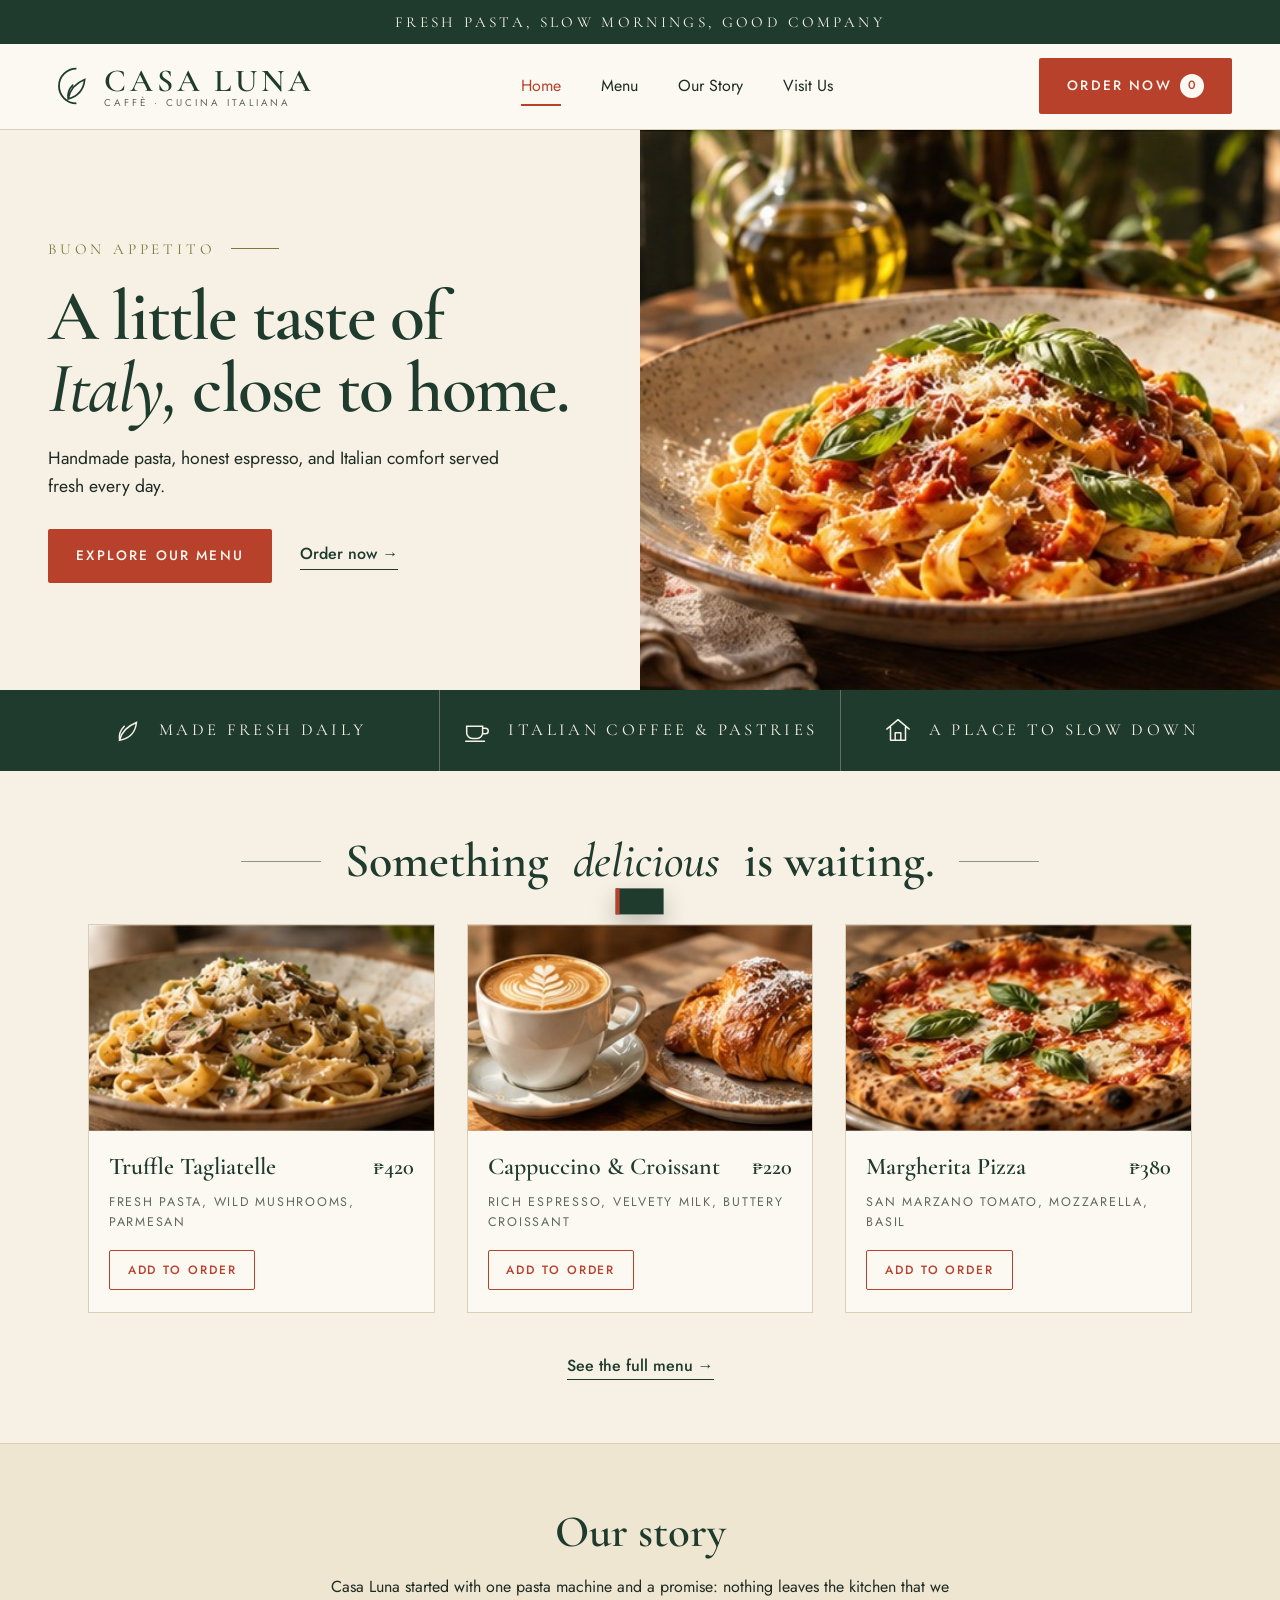
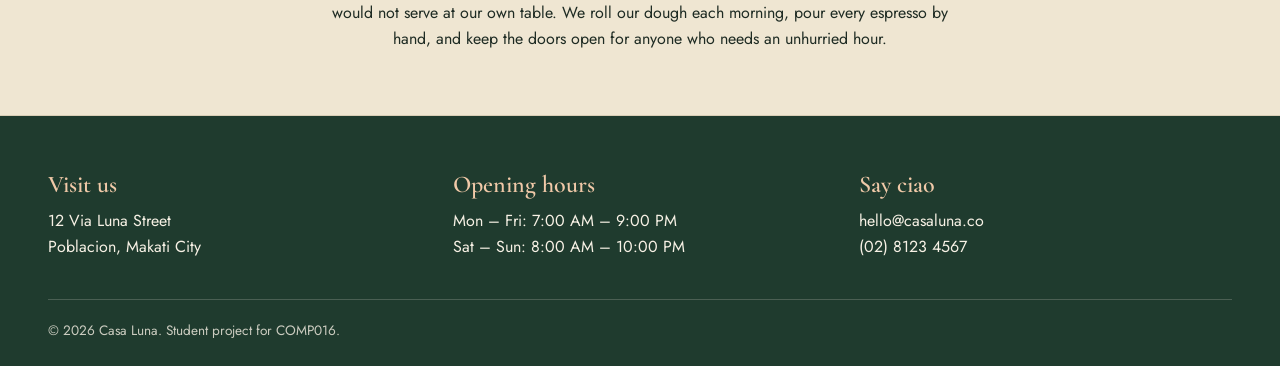
<file: HTML/index.html>
<!DOCTYPE html>
<html lang="en">
<head>
  <meta charset="UTF-8">
  <meta name="viewport" content="width=device-width, initial-scale=1">
  <title>Casa Luna | Caffè &amp; Cucina Italiana</title>
  <meta name="description" content="Handmade pasta, honest espresso, and Italian comfort served fresh every day.">
  <link rel="preconnect" href="https://fonts.googleapis.com">
  <link rel="preconnect" href="https://fonts.gstatic.com" crossorigin>
  <link href="https://fonts.googleapis.com/css2?family=Cormorant+Garamond:ital,wght@0,500;0,600;0,700;1,500;1,600&family=Jost:wght@400;500;600&display=swap" rel="stylesheet">
  <link rel="stylesheet" href="../CSS/style.css">
</head>
<body>

  <p class="topbar">Fresh pasta, slow mornings, good company</p>

  <header class="site-header" id="siteHeader">
    <a class="brand" href="index.html" aria-label="Casa Luna home">
      <svg class="brand-mark" viewBox="0 0 48 48" width="44" height="44" aria-hidden="true">
        <path d="M31 5a19 19 0 1 0 0 38 16 16 0 1 1 0-38z" fill="none" stroke="currentColor" stroke-width="2"/>
        <path d="M22 38c2-10 8-17 18-21-1 10-7 18-18 21zM22 38c-1-6 1-11 5-15" fill="none" stroke="currentColor" stroke-width="1.8" stroke-linecap="round"/>
      </svg>
      <span class="brand-text">
        <span class="brand-name">Casa Luna</span>
        <span class="brand-sub">Caffè · Cucina Italiana</span>
      </span>
    </a>

    <button class="nav-toggle" id="navToggle" aria-label="Open menu" aria-expanded="false" aria-controls="mainNav">Menu</button>

    <nav class="main-nav" id="mainNav" aria-label="Main">
      <ul>
        <li><a href="index.html" class="active" aria-current="page">Home</a></li>
        <li><a href="menu.html">Menu</a></li>
        <li><a href="index.html#story">Our Story</a></li>
        <li><a href="index.html#visit">Visit Us</a></li>
      </ul>
    </nav>

    <a class="btn btn-primary order-btn" id="orderNowBtn" href="order.html">Order now <span class="cart-count" id="cartCount">0</span></a>
  </header>

  <main id="main">

    <section class="hero" id="hero" aria-labelledby="heroTitle">
      <div class="hero-copy">
        <p class="eyebrow">Buon appetito</p>
        <h1 id="heroTitle">A little taste of <em>Italy,</em> close to home.</h1>
        <p class="hero-lead" id="heroLead">Handmade pasta, honest espresso, and Italian comfort served fresh every day.</p>
        <div class="hero-actions">
          <a class="btn btn-primary" href="menu.html">Explore our menu</a>
          <a class="link-btn" id="heroOrderBtn" href="order.html">Order now &rarr;</a>
        </div>
      </div>
      <figure class="hero-media">
        <img src="../Images/hero-pasta.jpg" alt="A rustic bowl of tagliatelle with tomato sauce, basil, and parmesan">
      </figure>
    </section>

    <section class="values" aria-label="What we offer">
      <ul>
        <li class="value-item" id="valueFresh">
          <svg viewBox="0 0 32 32" width="30" height="30" aria-hidden="true"><path d="M7 27c2-9 8-15 18-19-1 10-7 17-18 19zM7 27c-1-6 1-11 5-15" fill="none" stroke="currentColor" stroke-width="1.6" stroke-linecap="round"/></svg>
          <span>Made fresh daily</span>
        </li>
        <li class="value-item" id="valueCoffee">
          <svg viewBox="0 0 32 32" width="30" height="30" aria-hidden="true"><path d="M5 12h17v7a6 6 0 0 1-6 6h-5a6 6 0 0 1-6-6zM22 14h3a3 3 0 0 1 0 6h-3M4 28h20" fill="none" stroke="currentColor" stroke-width="1.6" stroke-linecap="round"/></svg>
          <span>Italian coffee &amp; pastries</span>
        </li>
        <li class="value-item" id="valueCozy">
          <svg viewBox="0 0 32 32" width="30" height="30" aria-hidden="true"><path d="M4 15 16 5l12 10M8 13v14h16V13M13 27v-8h6v8" fill="none" stroke="currentColor" stroke-width="1.6" stroke-linecap="round" stroke-linejoin="round"/></svg>
          <span>A place to slow down</span>
        </li>
      </ul>
    </section>

    <section class="section" id="featured" aria-labelledby="featuredTitle">
      <h2 class="section-title" id="featuredTitle">Something <em>delicious</em> is waiting.</h2>

      <div class="menu-grid" id="featuredGrid">
        <article class="menu-card" data-id="truffle-tagliatelle" data-name="Truffle Tagliatelle" data-price="420">
          <img src="../Images/truffle-tagliatelle.jpg" alt="Tagliatelle with wild mushrooms and shaved parmesan" loading="lazy">
          <div class="menu-card-body">
            <div class="menu-card-row">
              <h3>Truffle Tagliatelle</h3>
              <p class="price">&#8369;420</p>
            </div>
            <p class="menu-desc">Fresh pasta, wild mushrooms, parmesan</p>
            <button class="btn btn-small add-btn" type="button">Add to order</button>
          </div>
        </article>

        <article class="menu-card" data-id="cappuccino-croissant" data-name="Cappuccino &amp; Croissant" data-price="220">
          <img src="../Images/cappuccino-croissant.jpg" alt="A cappuccino with latte art beside a buttery croissant" loading="lazy">
          <div class="menu-card-body">
            <div class="menu-card-row">
              <h3>Cappuccino &amp; Croissant</h3>
              <p class="price">&#8369;220</p>
            </div>
            <p class="menu-desc">Rich espresso, velvety milk, buttery croissant</p>
            <button class="btn btn-small add-btn" type="button">Add to order</button>
          </div>
        </article>

        <article class="menu-card" data-id="margherita-pizza" data-name="Margherita Pizza" data-price="380">
          <img src="../Images/margherita-pizza.jpg" alt="Wood-fired margherita pizza topped with basil" loading="lazy">
          <div class="menu-card-body">
            <div class="menu-card-row">
              <h3>Margherita Pizza</h3>
              <p class="price">&#8369;380</p>
            </div>
            <p class="menu-desc">San Marzano tomato, mozzarella, basil</p>
            <button class="btn btn-small add-btn" type="button">Add to order</button>
          </div>
        </article>
      </div>

      <p class="section-cta"><a class="link-btn" href="menu.html">See the full menu &rarr;</a></p>
    </section>

    <section class="story" id="story" aria-labelledby="storyTitle">
      <div class="story-inner">
        <h2 id="storyTitle">Our story</h2>
        <p>Casa Luna started with one pasta machine and a promise: nothing leaves the kitchen that we would not serve at our own table. We roll our dough each morning, pour every espresso by hand, and keep the doors open for anyone who needs an unhurried hour.</p>
      </div>
    </section>

  </main>

  <footer class="site-footer" id="visit">
    <div class="footer-grid">
      <section aria-labelledby="visitTitle">
        <h2 id="visitTitle">Visit us</h2>
        <address>
          12 Via Luna Street<br>
          Poblacion, Makati City
        </address>
      </section>
      <section aria-labelledby="hoursTitle">
        <h2 id="hoursTitle">Opening hours</h2>
        <p>Mon – Fri: 7:00 AM – 9:00 PM<br>Sat – Sun: 8:00 AM – 10:00 PM</p>
      </section>
      <section aria-labelledby="contactTitle">
        <h2 id="contactTitle">Say ciao</h2>
        <p>hello@casaluna.co<br>(02) 8123 4567</p>
      </section>
    </div>
    <p class="copyright">&copy; 2026 Casa Luna. Student project for COMP016.</p>
  </footer>

  <p class="toast" id="toast" role="status" aria-live="polite"></p>

  <script src="../JS_Script/script.js"></script>
</body>
</html>
</file>
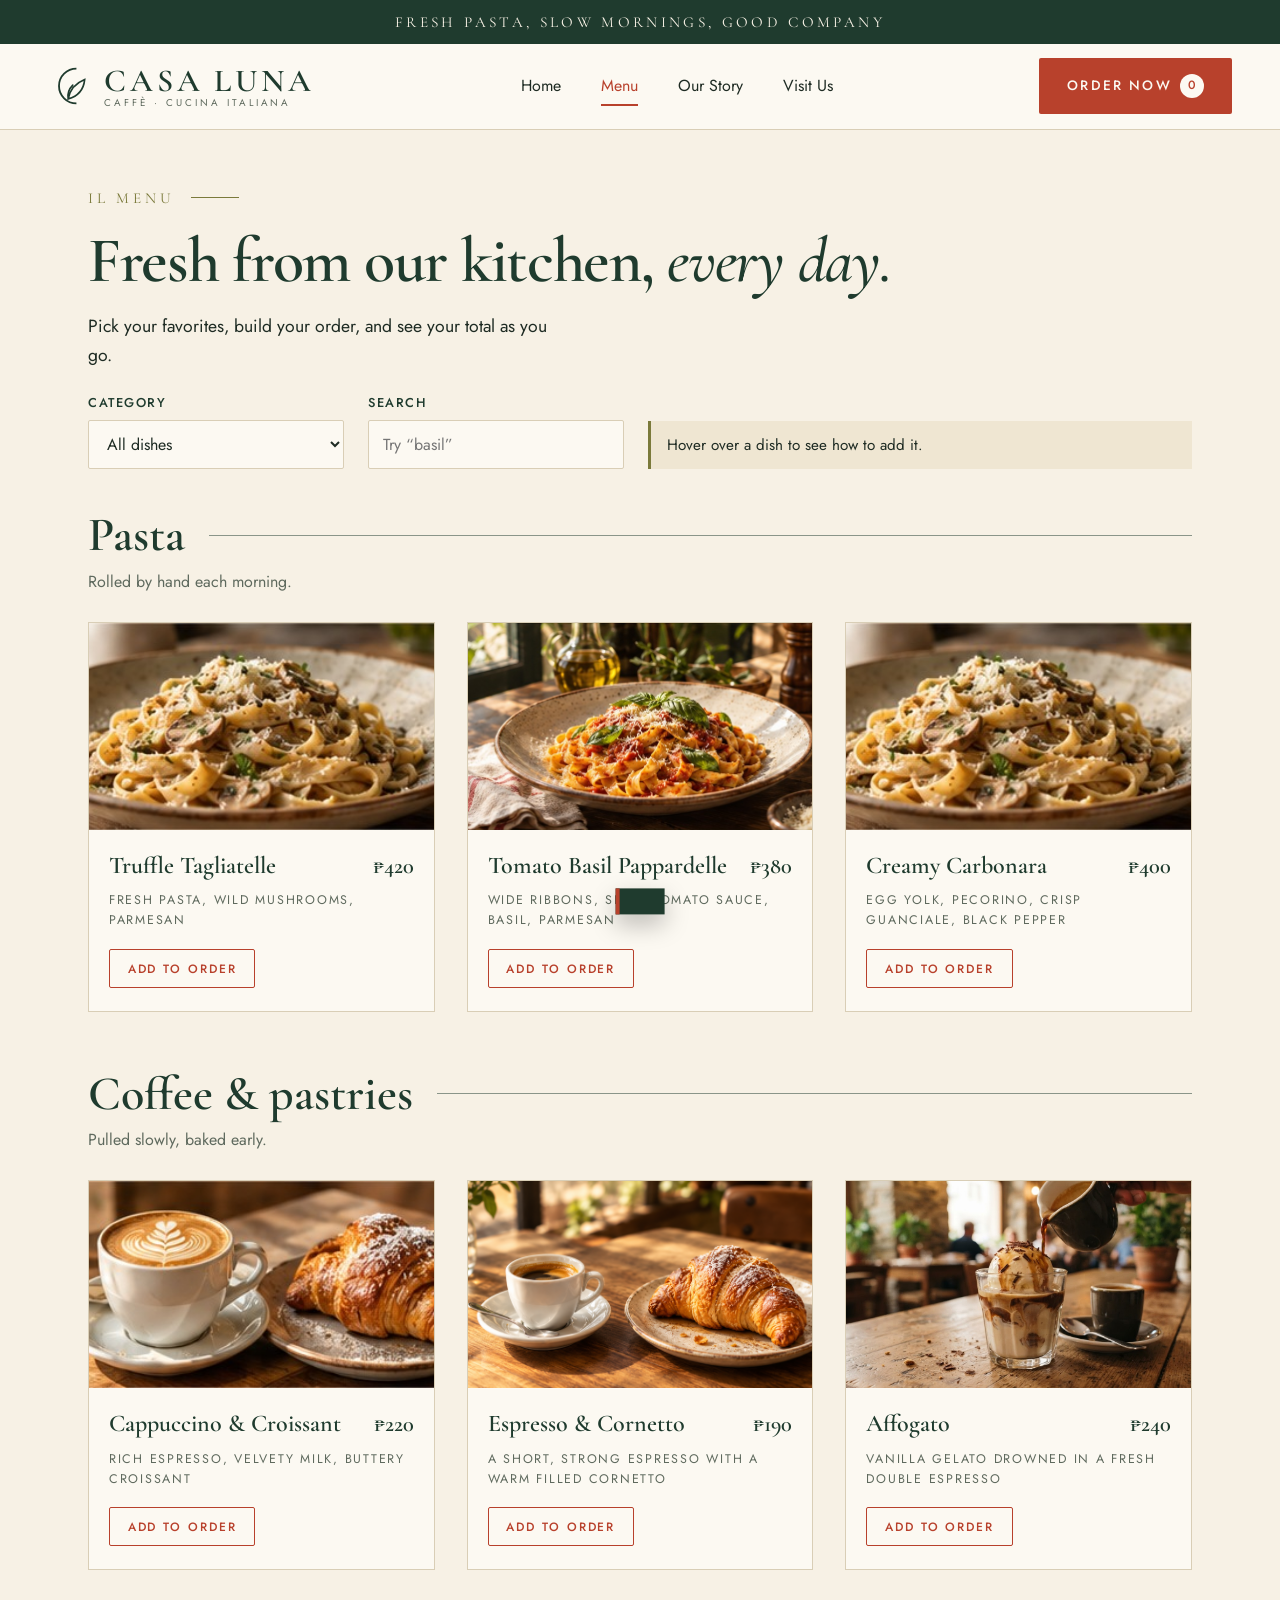
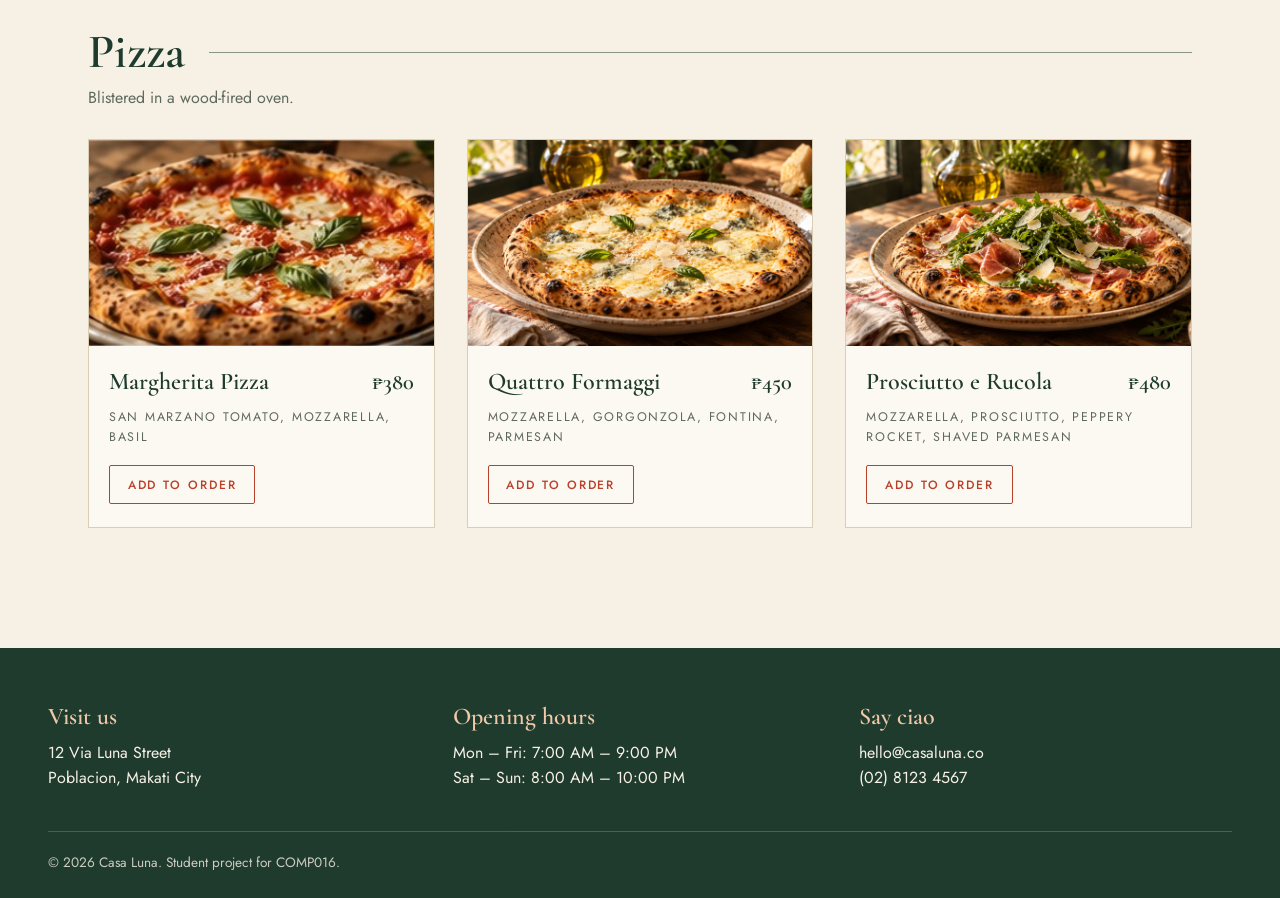
<file: HTML/menu.html>
<!DOCTYPE html>
<html lang="en">
<head>
  <meta charset="UTF-8">
  <meta name="viewport" content="width=device-width, initial-scale=1">
  <title>Menu | Casa Luna</title>
  <meta name="description" content="Handmade pasta, honest espresso, and Italian comfort served fresh every day.">
  <link rel="preconnect" href="https://fonts.googleapis.com">
  <link rel="preconnect" href="https://fonts.gstatic.com" crossorigin>
  <link href="https://fonts.googleapis.com/css2?family=Cormorant+Garamond:ital,wght@0,500;0,600;0,700;1,500;1,600&family=Jost:wght@400;500;600&display=swap" rel="stylesheet">
  <link rel="stylesheet" href="../CSS/style.css">
</head>
<body>

  <p class="topbar">Fresh pasta, slow mornings, good company</p>

  <header class="site-header" id="siteHeader">
    <a class="brand" href="index.html" aria-label="Casa Luna home">
      <svg class="brand-mark" viewBox="0 0 48 48" width="44" height="44" aria-hidden="true">
        <path d="M31 5a19 19 0 1 0 0 38 16 16 0 1 1 0-38z" fill="none" stroke="currentColor" stroke-width="2"/>
        <path d="M22 38c2-10 8-17 18-21-1 10-7 18-18 21zM22 38c-1-6 1-11 5-15" fill="none" stroke="currentColor" stroke-width="1.8" stroke-linecap="round"/>
      </svg>
      <span class="brand-text">
        <span class="brand-name">Casa Luna</span>
        <span class="brand-sub">Caffè · Cucina Italiana</span>
      </span>
    </a>

    <button class="nav-toggle" id="navToggle" aria-label="Open menu" aria-expanded="false" aria-controls="mainNav">Menu</button>

    <nav class="main-nav" id="mainNav" aria-label="Main">
      <ul>
        <li><a href="index.html">Home</a></li>
        <li><a href="menu.html" class="active" aria-current="page">Menu</a></li>
        <li><a href="index.html#story">Our Story</a></li>
        <li><a href="index.html#visit">Visit Us</a></li>
      </ul>
    </nav>

    <a class="btn btn-primary order-btn" id="orderNowBtn" href="order.html">Order now <span class="cart-count" id="cartCount">0</span></a>
  </header>

  <main id="main">

    <section class="page-head" aria-labelledby="menuTitle">
      <p class="eyebrow">Il menu</p>
      <h1 id="menuTitle">Fresh from our kitchen, <em>every day.</em></h1>
      <p class="hero-lead">Pick your favorites, build your order, and see your total as you go.</p>
    </section>

    <section class="menu-controls" aria-label="Filter the menu">
      <div class="field-col">
        <label for="categoryFilter">Category</label>
        <select id="categoryFilter">
          <option value="all">All dishes</option>
          <option value="pasta">Pasta</option>
          <option value="coffee">Coffee &amp; pastries</option>
          <option value="pizza">Pizza</option>
        </select>
      </div>
      <div class="field-col">
        <label for="searchInput">Search</label>
        <input type="search" id="searchInput" placeholder="Try &ldquo;basil&rdquo;" autocomplete="off">
      </div>
      <p class="hover-hint" id="hoverHint" role="status">Hover over a dish to see how to add it.</p>
    </section>

    <div class="section menu-page" id="menuGrid">
      <section class="menu-section" id="section-pasta" data-category="pasta" aria-labelledby="title-pasta">
        <h2 class="section-title section-title-left" id="title-pasta">Pasta</h2>
        <p class="section-blurb">Rolled by hand each morning.</p>
        <div class="menu-grid" id="grid-pasta">

        <article class="menu-card" data-id="truffle-tagliatelle" data-name="Truffle Tagliatelle" data-price="420" data-category="pasta">
          <img src="../Images/truffle-tagliatelle.jpg" alt="Tagliatelle with wild mushrooms and parmesan" loading="lazy">
          <div class="menu-card-body">
            <div class="menu-card-row">
              <h3>Truffle Tagliatelle</h3>
              <p class="price">&#8369;420</p>
            </div>
            <p class="menu-desc">Fresh pasta, wild mushrooms, parmesan</p>
            <button class="btn btn-small add-btn" type="button">Add to order</button>
          </div>
        </article>

        <article class="menu-card" data-id="tomato-pappardelle" data-name="Tomato Basil Pappardelle" data-price="380" data-category="pasta">
          <img src="../Images/hero-pasta.jpg" alt="Pappardelle in tomato sauce with basil" loading="lazy">
          <div class="menu-card-body">
            <div class="menu-card-row">
              <h3>Tomato Basil Pappardelle</h3>
              <p class="price">&#8369;380</p>
            </div>
            <p class="menu-desc">Wide ribbons, slow tomato sauce, basil, parmesan</p>
            <button class="btn btn-small add-btn" type="button">Add to order</button>
          </div>
        </article>

        <article class="menu-card" data-id="creamy-carbonara" data-name="Creamy Carbonara" data-price="400" data-category="pasta">
          <img src="../Images/truffle-tagliatelle.jpg" alt="Creamy pasta with pepper and parmesan" loading="lazy">
          <div class="menu-card-body">
            <div class="menu-card-row">
              <h3>Creamy Carbonara</h3>
              <p class="price">&#8369;400</p>
            </div>
            <p class="menu-desc">Egg yolk, pecorino, crisp guanciale, black pepper</p>
            <button class="btn btn-small add-btn" type="button">Add to order</button>
          </div>
        </article>
        </div>
      </section>

      <section class="menu-section" id="section-coffee" data-category="coffee" aria-labelledby="title-coffee">
        <h2 class="section-title section-title-left" id="title-coffee">Coffee &amp; pastries</h2>
        <p class="section-blurb">Pulled slowly, baked early.</p>
        <div class="menu-grid" id="grid-coffee">

        <article class="menu-card" data-id="cappuccino-croissant" data-name="Cappuccino &amp; Croissant" data-price="220" data-category="coffee">
          <img src="../Images/cappuccino-croissant.jpg" alt="Cappuccino with latte art beside a croissant" loading="lazy">
          <div class="menu-card-body">
            <div class="menu-card-row">
              <h3>Cappuccino &amp; Croissant</h3>
              <p class="price">&#8369;220</p>
            </div>
            <p class="menu-desc">Rich espresso, velvety milk, buttery croissant</p>
            <button class="btn btn-small add-btn" type="button">Add to order</button>
          </div>
        </article>

        <article class="menu-card" data-id="espresso-cornetto" data-name="Espresso &amp; Cornetto" data-price="190" data-category="coffee">
          <img src="../Images/espresso-cornetto.png" alt="Espresso served with a sweet Italian pastry" loading="lazy">
          <div class="menu-card-body">
            <div class="menu-card-row">
              <h3>Espresso &amp; Cornetto</h3>
              <p class="price">&#8369;190</p>
            </div>
            <p class="menu-desc">A short, strong espresso with a warm filled cornetto</p>
            <button class="btn btn-small add-btn" type="button">Add to order</button>
          </div>
        </article>

        <article class="menu-card" data-id="affogato" data-name="Affogato" data-price="240" data-category="coffee">
          <img src="../Images/affogato.jpg" alt="Espresso poured over vanilla gelato" loading="lazy">
          <div class="menu-card-body">
            <div class="menu-card-row">
              <h3>Affogato</h3>
              <p class="price">&#8369;240</p>
            </div>
            <p class="menu-desc">Vanilla gelato drowned in a fresh double espresso</p>
            <button class="btn btn-small add-btn" type="button">Add to order</button>
          </div>
        </article>
        </div>
      </section>

      <section class="menu-section" id="section-pizza" data-category="pizza" aria-labelledby="title-pizza">
        <h2 class="section-title section-title-left" id="title-pizza">Pizza</h2>
        <p class="section-blurb">Blistered in a wood-fired oven.</p>
        <div class="menu-grid" id="grid-pizza">

        <article class="menu-card" data-id="margherita-pizza" data-name="Margherita Pizza" data-price="380" data-category="pizza">
          <img src="../Images/margherita-pizza.jpg" alt="Wood-fired margherita pizza with basil" loading="lazy">
          <div class="menu-card-body">
            <div class="menu-card-row">
              <h3>Margherita Pizza</h3>
              <p class="price">&#8369;380</p>
            </div>
            <p class="menu-desc">San Marzano tomato, mozzarella, basil</p>
            <button class="btn btn-small add-btn" type="button">Add to order</button>
          </div>
        </article>

        <article class="menu-card" data-id="quattro-formaggi" data-name="Quattro Formaggi" data-price="450" data-category="pizza">
          <img src="../Images/quattro-formaggi.png" alt="Four-cheese pizza with a blistered crust" loading="lazy">
          <div class="menu-card-body">
            <div class="menu-card-row">
              <h3>Quattro Formaggi</h3>
              <p class="price">&#8369;450</p>
            </div>
            <p class="menu-desc">Mozzarella, gorgonzola, fontina, parmesan</p>
            <button class="btn btn-small add-btn" type="button">Add to order</button>
          </div>
        </article>

        <article class="menu-card" data-id="prosciutto-rucola" data-name="Prosciutto e Rucola" data-price="480" data-category="pizza">
          <img src="../Images/prosciutto-e-rucola.png" alt="Pizza topped with cured ham and arugula" loading="lazy">
          <div class="menu-card-body">
            <div class="menu-card-row">
              <h3>Prosciutto e Rucola</h3>
              <p class="price">&#8369;480</p>
            </div>
            <p class="menu-desc">Mozzarella, prosciutto, peppery rocket, shaved parmesan</p>
            <button class="btn btn-small add-btn" type="button">Add to order</button>
          </div>
        </article>
        </div>
      </section>

      <p class="no-results" id="noResults" hidden>Nothing matches that search. Try another word or choose All dishes.</p>
    </div>

  </main>

  <footer class="site-footer" id="visit">
    <div class="footer-grid">
      <section aria-labelledby="visitTitle">
        <h2 id="visitTitle">Visit us</h2>
        <address>
          12 Via Luna Street<br>
          Poblacion, Makati City
        </address>
      </section>
      <section aria-labelledby="hoursTitle">
        <h2 id="hoursTitle">Opening hours</h2>
        <p>Mon – Fri: 7:00 AM – 9:00 PM<br>Sat – Sun: 8:00 AM – 10:00 PM</p>
      </section>
      <section aria-labelledby="contactTitle">
        <h2 id="contactTitle">Say ciao</h2>
        <p>hello@casaluna.co<br>(02) 8123 4567</p>
      </section>
    </div>
    <p class="copyright">&copy; 2026 Casa Luna. Student project for COMP016.</p>
  </footer>

  <p class="toast" id="toast" role="status" aria-live="polite"></p>

  <script src="../JS_Script/script.js"></script>
</body>
</html>
</file>
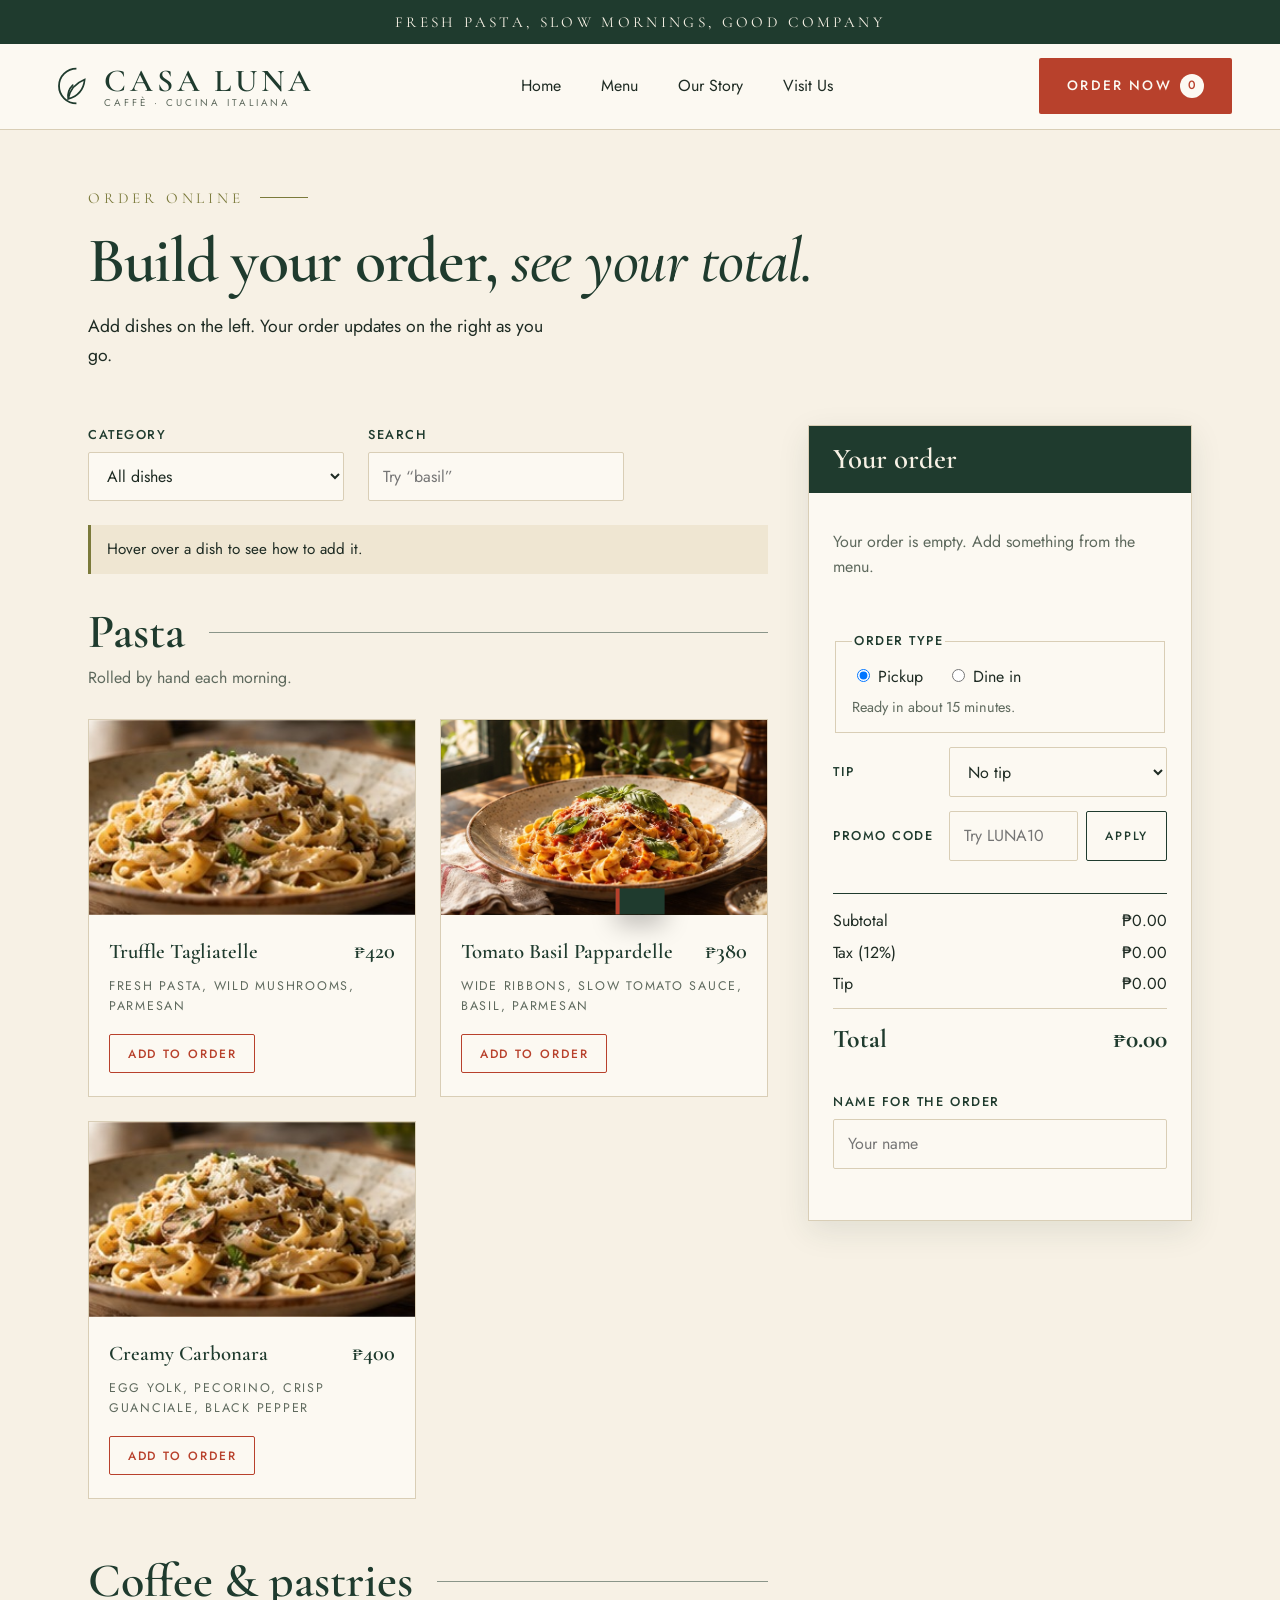
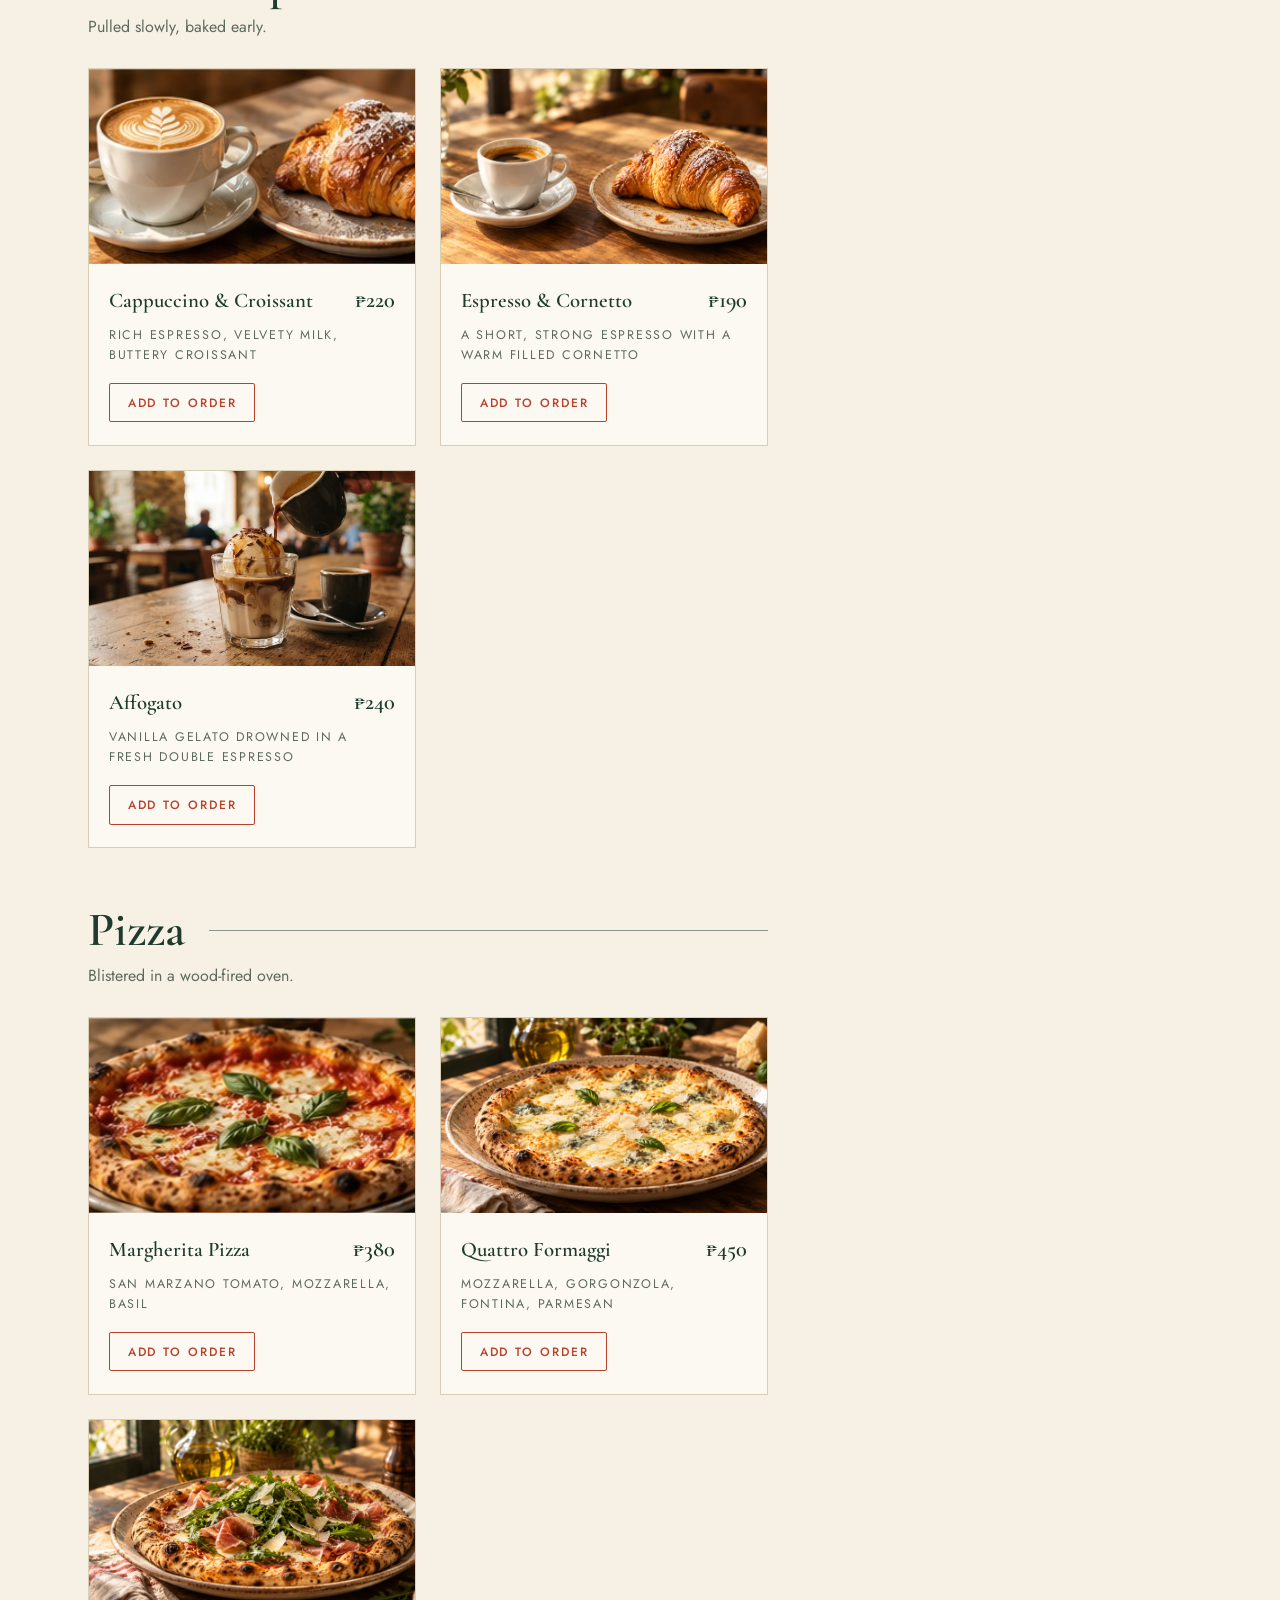
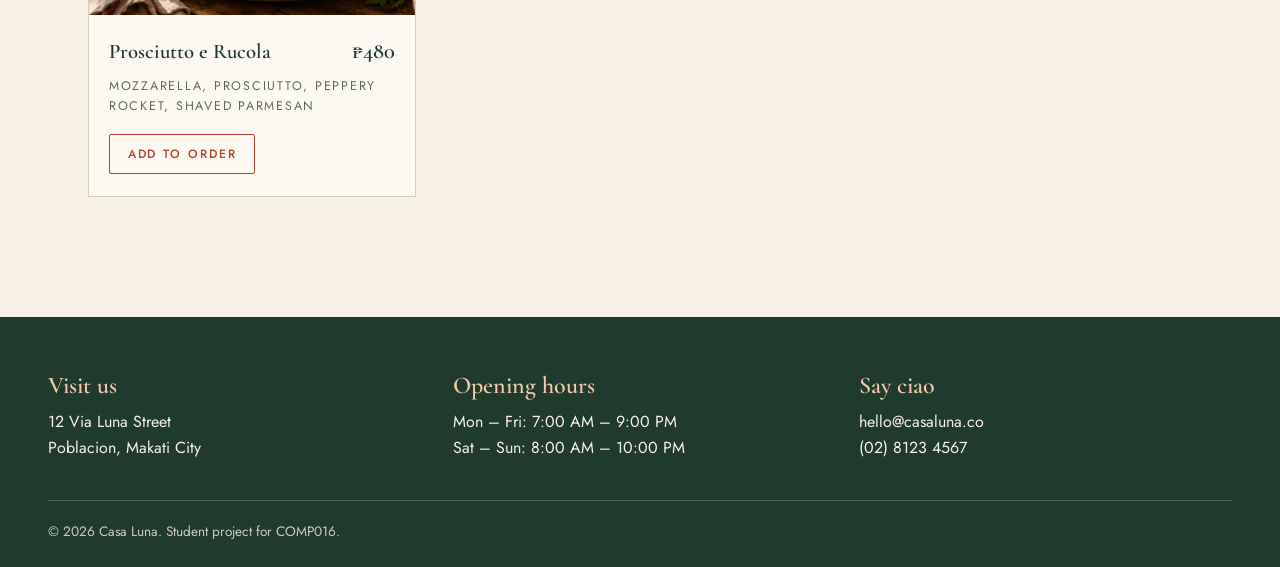
<file: HTML/order.html>
<!DOCTYPE html>
<html lang="en">
<head>
  <meta charset="UTF-8">
  <meta name="viewport" content="width=device-width, initial-scale=1">
  <title>Order | Casa Luna</title>
  <meta name="description" content="Handmade pasta, honest espresso, and Italian comfort served fresh every day.">
  <link rel="preconnect" href="https://fonts.googleapis.com">
  <link rel="preconnect" href="https://fonts.gstatic.com" crossorigin>
  <link href="https://fonts.googleapis.com/css2?family=Cormorant+Garamond:ital,wght@0,500;0,600;0,700;1,500;1,600&family=Jost:wght@400;500;600&display=swap" rel="stylesheet">
  <link rel="stylesheet" href="../CSS/style.css">
</head>
<body class="order-page">

  <p class="topbar">Fresh pasta, slow mornings, good company</p>

  <header class="site-header" id="siteHeader">
    <a class="brand" href="index.html" aria-label="Casa Luna home">
      <svg class="brand-mark" viewBox="0 0 48 48" width="44" height="44" aria-hidden="true">
        <path d="M31 5a19 19 0 1 0 0 38 16 16 0 1 1 0-38z" fill="none" stroke="currentColor" stroke-width="2"/>
        <path d="M22 38c2-10 8-17 18-21-1 10-7 18-18 21zM22 38c-1-6 1-11 5-15" fill="none" stroke="currentColor" stroke-width="1.8" stroke-linecap="round"/>
      </svg>
      <span class="brand-text">
        <span class="brand-name">Casa Luna</span>
        <span class="brand-sub">Caffè · Cucina Italiana</span>
      </span>
    </a>

    <button class="nav-toggle" id="navToggle" aria-label="Open menu" aria-expanded="false" aria-controls="mainNav">Menu</button>

    <nav class="main-nav" id="mainNav" aria-label="Main">
      <ul>
        <li><a href="index.html">Home</a></li>
        <li><a href="menu.html">Menu</a></li>
        <li><a href="index.html#story">Our Story</a></li>
        <li><a href="index.html#visit">Visit Us</a></li>
      </ul>
    </nav>

    <a class="btn btn-primary order-btn" id="orderNowBtn" href="order.html" aria-current="page">Order now <span class="cart-count" id="cartCount">0</span></a>
  </header>

  <main id="main">

    <section class="page-head" aria-labelledby="orderTitle">
      <p class="eyebrow">Order online</p>
      <h1 id="orderTitle">Build your order, <em>see your total.</em></h1>
      <p class="hero-lead">Add dishes on the left. Your order updates on the right as you go.</p>
    </section>

    <div class="order-layout">
      <div class="order-menu">
    <section class="menu-controls" aria-label="Filter the menu">
      <div class="field-col">
        <label for="categoryFilter">Category</label>
        <select id="categoryFilter">
          <option value="all">All dishes</option>
          <option value="pasta">Pasta</option>
          <option value="coffee">Coffee &amp; pastries</option>
          <option value="pizza">Pizza</option>
        </select>
      </div>
      <div class="field-col">
        <label for="searchInput">Search</label>
        <input type="search" id="searchInput" placeholder="Try &ldquo;basil&rdquo;" autocomplete="off">
      </div>
      <p class="hover-hint" id="hoverHint" role="status">Hover over a dish to see how to add it.</p>
    </section>
    <div class="section menu-page" id="menuGrid">
      <section class="menu-section" id="section-pasta" data-category="pasta" aria-labelledby="title-pasta">
        <h2 class="section-title section-title-left" id="title-pasta">Pasta</h2>
        <p class="section-blurb">Rolled by hand each morning.</p>
        <div class="menu-grid" id="grid-pasta">

        <article class="menu-card" data-id="truffle-tagliatelle" data-name="Truffle Tagliatelle" data-price="420" data-category="pasta">
          <img src="../Images/truffle-tagliatelle.jpg" alt="Tagliatelle with wild mushrooms and parmesan" loading="lazy">
          <div class="menu-card-body">
            <div class="menu-card-row">
              <h3>Truffle Tagliatelle</h3>
              <p class="price">&#8369;420</p>
            </div>
            <p class="menu-desc">Fresh pasta, wild mushrooms, parmesan</p>
            <button class="btn btn-small add-btn" type="button">Add to order</button>
          </div>
        </article>

        <article class="menu-card" data-id="tomato-pappardelle" data-name="Tomato Basil Pappardelle" data-price="380" data-category="pasta">
          <img src="../Images/hero-pasta.jpg" alt="Pappardelle in tomato sauce with basil" loading="lazy">
          <div class="menu-card-body">
            <div class="menu-card-row">
              <h3>Tomato Basil Pappardelle</h3>
              <p class="price">&#8369;380</p>
            </div>
            <p class="menu-desc">Wide ribbons, slow tomato sauce, basil, parmesan</p>
            <button class="btn btn-small add-btn" type="button">Add to order</button>
          </div>
        </article>

        <article class="menu-card" data-id="creamy-carbonara" data-name="Creamy Carbonara" data-price="400" data-category="pasta">
          <img src="../Images/truffle-tagliatelle.jpg" alt="Creamy pasta with pepper and parmesan" loading="lazy">
          <div class="menu-card-body">
            <div class="menu-card-row">
              <h3>Creamy Carbonara</h3>
              <p class="price">&#8369;400</p>
            </div>
            <p class="menu-desc">Egg yolk, pecorino, crisp guanciale, black pepper</p>
            <button class="btn btn-small add-btn" type="button">Add to order</button>
          </div>
        </article>
        </div>
      </section>

      <section class="menu-section" id="section-coffee" data-category="coffee" aria-labelledby="title-coffee">
        <h2 class="section-title section-title-left" id="title-coffee">Coffee &amp; pastries</h2>
        <p class="section-blurb">Pulled slowly, baked early.</p>
        <div class="menu-grid" id="grid-coffee">
        <article class="menu-card" data-id="cappuccino-croissant" data-name="Cappuccino &amp; Croissant" data-price="220" data-category="coffee">
          <img src="../Images/cappuccino-croissant.jpg" alt="Cappuccino with latte art beside a croissant" loading="lazy">
          <div class="menu-card-body">
            <div class="menu-card-row">
              <h3>Cappuccino &amp; Croissant</h3>
              <p class="price">&#8369;220</p>
            </div>
            <p class="menu-desc">Rich espresso, velvety milk, buttery croissant</p>
            <button class="btn btn-small add-btn" type="button">Add to order</button>
          </div>
        </article>

        <article class="menu-card" data-id="espresso-cornetto" data-name="Espresso &amp; Cornetto" data-price="190" data-category="coffee">
          <img src="../Images/espresso-cornetto.png" alt="Espresso served with a sweet Italian pastry" loading="lazy">
          <div class="menu-card-body">
            <div class="menu-card-row">
              <h3>Espresso &amp; Cornetto</h3>
              <p class="price">&#8369;190</p>
            </div>
            <p class="menu-desc">A short, strong espresso with a warm filled cornetto</p>
            <button class="btn btn-small add-btn" type="button">Add to order</button>
          </div>
        </article>

        <article class="menu-card" data-id="affogato" data-name="Affogato" data-price="240" data-category="coffee">
          <img src="../Images/affogato.jpg" alt="Espresso poured over vanilla gelato" loading="lazy">
          <div class="menu-card-body">
            <div class="menu-card-row">
              <h3>Affogato</h3>
              <p class="price">&#8369;240</p>
            </div>
            <p class="menu-desc">Vanilla gelato drowned in a fresh double espresso</p>
            <button class="btn btn-small add-btn" type="button">Add to order</button>
          </div>
        </article>
        </div>
      </section>

      <section class="menu-section" id="section-pizza" data-category="pizza" aria-labelledby="title-pizza">
        <h2 class="section-title section-title-left" id="title-pizza">Pizza</h2>
        <p class="section-blurb">Blistered in a wood-fired oven.</p>
        <div class="menu-grid" id="grid-pizza">
        <article class="menu-card" data-id="margherita-pizza" data-name="Margherita Pizza" data-price="380" data-category="pizza">
          <img src="../Images/margherita-pizza.jpg" alt="Wood-fired margherita pizza with basil" loading="lazy">
          <div class="menu-card-body">
            <div class="menu-card-row">
              <h3>Margherita Pizza</h3>
              <p class="price">&#8369;380</p>
            </div>
            <p class="menu-desc">San Marzano tomato, mozzarella, basil</p>
            <button class="btn btn-small add-btn" type="button">Add to order</button>
          </div>
        </article>

        <article class="menu-card" data-id="quattro-formaggi" data-name="Quattro Formaggi" data-price="450" data-category="pizza">
          <img src="../Images/quattro-formaggi.png" alt="Four-cheese pizza with a blistered crust" loading="lazy">
          <div class="menu-card-body">
            <div class="menu-card-row">
              <h3>Quattro Formaggi</h3>
              <p class="price">&#8369;450</p>
            </div>
            <p class="menu-desc">Mozzarella, gorgonzola, fontina, parmesan</p>
            <button class="btn btn-small add-btn" type="button">Add to order</button>
          </div>
        </article>

        <article class="menu-card" data-id="prosciutto-rucola" data-name="Prosciutto e Rucola" data-price="480" data-category="pizza">
          <img src="../Images/prosciutto-e-rucola.png" alt="Pizza topped with cured ham and arugula" loading="lazy">
          <div class="menu-card-body">
            <div class="menu-card-row">
              <h3>Prosciutto e Rucola</h3>
              <p class="price">&#8369;480</p>
            </div>
            <p class="menu-desc">Mozzarella, prosciutto, peppery rocket, shaved parmesan</p>
            <button class="btn btn-small add-btn" type="button">Add to order</button>
          </div>
        </article>
        </div>
      </section>

      <p class="no-results" id="noResults" hidden>Nothing matches that search. Try another word or choose All dishes.</p>
    </div>
      </div>

    <aside class="cart-panel" id="cartPanel" aria-label="Your order">
    <div class="cart-head">
      <h2>Your order</h2>
    </div>

    <div class="cart-body" id="cartView">
      <p class="cart-empty" id="cartEmpty">Your order is empty. Add something from the menu.</p>
      <ul class="cart-items" id="cartItems"></ul>

      <div class="cart-options" id="cartOptions">
        <fieldset class="order-type" id="orderTypeGroup">
          <legend>Order type</legend>
          <label><input type="radio" name="orderType" id="typePickup" value="pickup" checked> Pickup</label>
          <label><input type="radio" name="orderType" id="typeDineIn" value="dine-in"> Dine in</label>
          <p class="note" id="orderTypeNote">Ready in about 15 minutes.</p>
        </fieldset>

        <div class="field-row">
          <label for="tipSelect">Tip</label>
          <select id="tipSelect">
            <option value="0">No tip</option>
            <option value="0.05">5%</option>
            <option value="0.10">10%</option>
            <option value="0.15">15%</option>
          </select>
        </div>

        <div class="field-row">
          <label for="promoInput">Promo code</label>
          <div class="promo">
            <input type="text" id="promoInput" placeholder="Try LUNA10" autocomplete="off">
            <button class="btn btn-small btn-outline" id="applyPromoBtn" type="button">Apply</button>
          </div>
        </div>
        <p class="note" id="promoMsg" role="status"></p>
      </div>

      <dl class="totals" id="totals">
        <div><dt>Subtotal</dt><dd id="subtotalAmt">&#8369;0.00</dd></div>
        <div id="discountRow" hidden><dt>Discount</dt><dd id="discountAmt">-&#8369;0.00</dd></div>
        <div><dt>Tax (12%)</dt><dd id="taxAmt">&#8369;0.00</dd></div>
        <div><dt>Tip</dt><dd id="tipAmt">&#8369;0.00</dd></div>
        <div class="totals-final"><dt>Total</dt><dd id="totalAmt">&#8369;0.00</dd></div>
      </dl>

      <div class="field-col">
        <label for="customerName">Name for the order</label>
        <input type="text" id="customerName" placeholder="Your name" autocomplete="name">
      </div>
      <p class="form-error" id="formError" role="alert"></p>
      <button class="btn btn-primary btn-block" id="placeOrderBtn" type="button">Place order</button>
      <button class="link-btn clear-btn" id="clearCartBtn" type="button">Clear order</button>
    </div>

    <div class="cart-body confirmation" id="confirmView" hidden>
      <h3 id="confirmTitle">Grazie!</h3>
      <p id="confirmMsg"></p>
      <ul class="confirm-list" id="confirmList"></ul>
      <p class="confirm-total" id="confirmTotal"></p>
      <button class="btn btn-primary btn-block" id="newOrderBtn" type="button">Start a new order</button>
    </div>
  </aside>
    </div>

  </main>

  <footer class="site-footer" id="visit">
    <div class="footer-grid">
      <section aria-labelledby="visitTitle">
        <h2 id="visitTitle">Visit us</h2>
        <address>
          12 Via Luna Street<br>
          Poblacion, Makati City
        </address>
      </section>
      <section aria-labelledby="hoursTitle">
        <h2 id="hoursTitle">Opening hours</h2>
        <p>Mon – Fri: 7:00 AM – 9:00 PM<br>Sat – Sun: 8:00 AM – 10:00 PM</p>
      </section>
      <section aria-labelledby="contactTitle">
        <h2 id="contactTitle">Say ciao</h2>
        <p>hello@casaluna.co<br>(02) 8123 4567</p>
      </section>
    </div>
    <p class="copyright">&copy; 2026 Casa Luna. Student project for COMP016.</p>
  </footer>

  <button class="mobile-cart-bar" id="mobileCartBar" type="button">View order · 0 items · &#8369;0.00</button>

  <p class="toast" id="toast" role="status" aria-live="polite"></p>

  <script src="../JS_Script/script.js"></script>
</body>
</html>
</file>
<file: CSS/style.css>
/* =========================================================
   Casa Luna | Lab Activity 3
   Palette: warm ivory, forest green, terracotta
   ========================================================= */

:root {
  --ivory: #f7f1e5;
  --ivory-deep: #efe6d2;
  --paper: #fcf9f2;
  --forest: #1f3b2e;
  --forest-deep: #162c22;
  --terracotta: #b8412c;
  --terracotta-deep: #96321f;
  --olive: #7b7a3b;
  --ink: #1e2b23;
  --muted: #5f6a5e;
  --line: #d9ceb6;

  --font-display: "Cormorant Garamond", "Georgia", "Times New Roman", serif;
  --font-body: "Jost", "Segoe UI", "Helvetica Neue", Arial, sans-serif;

  --radius: 2px;
  --container: 1200px;
  --gutter: clamp(1.25rem, 4vw, 3rem);
}

*,
*::before,
*::after {
  box-sizing: border-box;
}

html {
  scroll-behavior: smooth;
  overflow-x: clip;
}

body {
  margin: 0;
  background: var(--ivory);
  color: var(--ink);
  font-family: var(--font-body);
  font-size: 1rem;
  line-height: 1.6;
  overflow-x: clip; /* off-screen cart drawer must not cause sideways scroll */
}

img {
  display: block;
  max-width: 100%;
}

a {
  color: inherit;
}

h1, h2, h3 {
  font-family: var(--font-display);
  color: var(--forest);
  font-weight: 600;
  line-height: 1.1;
  margin: 0;
}

h1 em, h2 em {
  font-style: italic;
  font-weight: 500;
}

p { margin: 0; }
ul { margin: 0; padding: 0; list-style: none; }

:focus-visible {
  outline: 2px solid var(--terracotta);
  outline-offset: 3px;
}

/* ---------- Top announcement bar ---------- */
.topbar {
  background: var(--forest);
  color: var(--ivory);
  text-align: center;
  font-family: var(--font-display);
  font-size: 0.95rem;
  letter-spacing: 0.22em;
  text-transform: uppercase;
  padding: 0.6rem var(--gutter);
}

/* ---------- Header ---------- */
.site-header {
  position: sticky;
  top: 0;
  z-index: 20;
  display: flex;
  align-items: center;
  justify-content: space-between;
  gap: 1.5rem;
  padding: 0.9rem var(--gutter);
  background: var(--paper);
  border-bottom: 1px solid var(--line);
}

.brand {
  display: flex;
  align-items: center;
  gap: 0.75rem;
  text-decoration: none;
  color: var(--forest);
}

.brand-text {
  display: flex;
  flex-direction: column;
  line-height: 1.1;
}

.brand-name {
  font-family: var(--font-display);
  font-size: 2rem;
  font-weight: 600;
  letter-spacing: 0.12em;
  text-transform: uppercase;
}

.brand-sub {
  font-size: 0.62rem;
  letter-spacing: 0.3em;
  text-transform: uppercase;
  color: var(--muted);
}

.main-nav ul {
  display: flex;
  gap: 2.5rem;
}

.main-nav a {
  text-decoration: none;
  font-size: 1rem;
  padding: 0.4rem 0;
  border-bottom: 2px solid transparent;
  transition: color 0.2s, border-color 0.2s;
}

.main-nav a:hover,
.main-nav a.active {
  color: var(--terracotta);
  border-bottom-color: var(--terracotta);
}

.nav-toggle {
  display: none;
  background: none;
  border: 1px solid var(--forest);
  color: var(--forest);
  font: inherit;
  padding: 0.4rem 0.9rem;
  cursor: pointer;
}

/* ---------- Buttons ---------- */
.btn {
  display: inline-flex;
  align-items: center;
  justify-content: center;
  gap: 0.5rem;
  border: 1px solid transparent;
  border-radius: var(--radius);
  font-family: var(--font-body);
  font-size: 0.85rem;
  font-weight: 500;
  letter-spacing: 0.16em;
  text-transform: uppercase;
  text-decoration: none;
  padding: 0.95rem 1.7rem;
  cursor: pointer;
  transition: background 0.2s, color 0.2s, transform 0.15s;
}

.btn-primary {
  background: var(--terracotta);
  color: var(--paper);
}

.btn-primary:hover {
  background: var(--terracotta-deep);
}

.btn-outline {
  background: transparent;
  color: var(--forest);
  border-color: var(--forest);
}

.btn-outline:hover {
  background: var(--forest);
  color: var(--paper);
}

.btn-small {
  padding: 0.6rem 1.1rem;
  font-size: 0.75rem;
}

.btn-block {
  width: 100%;
}

.btn:active {
  transform: translateY(1px);
}

.link-btn {
  background: none;
  border: 0;
  border-bottom: 1px solid var(--forest);
  padding: 0 0 0.15rem;
  font: inherit;
  font-weight: 500;
  color: var(--forest);
  text-decoration: none;
  cursor: pointer;
  transition: color 0.2s, border-color 0.2s;
}

.link-btn:hover {
  color: var(--terracotta);
  border-color: var(--terracotta);
}

.cart-count {
  display: inline-grid;
  place-items: center;
  min-width: 1.5rem;
  height: 1.5rem;
  padding: 0 0.3rem;
  border-radius: 999px;
  background: var(--paper);
  color: var(--terracotta);
  font-size: 0.75rem;
  letter-spacing: 0;
}

.cart-count.bump {
  animation: bump 0.35s ease;
}

@keyframes bump {
  40% { transform: scale(1.35); }
}

/* ---------- Hero ---------- */
.hero {
  display: grid;
  grid-template-columns: 1fr 1fr;
  min-height: clamp(420px, 52vw, 560px);
}

.hero-copy {
  display: flex;
  flex-direction: column;
  justify-content: center;
  gap: 1.25rem;
  padding: 3rem clamp(1.5rem, 5vw, 4rem) 3rem max(var(--gutter), calc((100vw - var(--container)) / 2));
}

.eyebrow {
  display: flex;
  align-items: center;
  gap: 1rem;
  font-family: var(--font-display);
  font-size: 0.95rem;
  letter-spacing: 0.25em;
  text-transform: uppercase;
  color: var(--olive);
}

.eyebrow::after {
  content: "";
  width: 3rem;
  height: 1px;
  background: var(--olive);
}

.hero h1 {
  font-size: clamp(2.8rem, 5.6vw, 4.6rem);
  letter-spacing: -0.025em;
  line-height: 1;
}

.hero-lead {
  max-width: 30rem;
  font-size: 1.1rem;
  color: var(--ink);
}

.hero-actions {
  display: flex;
  align-items: center;
  flex-wrap: wrap;
  gap: 1.75rem;
  margin-top: 0.5rem;
}

.hero-media {
  margin: 0;
  overflow: hidden;
}

.hero-media img {
  width: 100%;
  height: 100%;
  object-fit: cover;
  transition: transform 0.8s ease;
}

.hero-media:hover img {
  transform: scale(1.03);
}

/* ---------- Dark green values strip ---------- */
.values {
  background: var(--forest);
  color: var(--ivory);
}

.values ul {
  display: flex;
  max-width: var(--container);
  margin: 0 auto;
}

.value-item {
  flex: 1;
  display: flex;
  align-items: center;
  justify-content: center;
  gap: 1rem;
  padding: 1.6rem 1rem;
  font-family: var(--font-display);
  font-size: 1.05rem;
  letter-spacing: 0.2em;
  text-transform: uppercase;
  transition: background 0.25s, color 0.25s;
  cursor: default;
}

.value-item + .value-item {
  border-left: 1px solid rgba(247, 241, 229, 0.3);
}

.value-item.is-active {
  background: var(--forest-deep);
  color: #f0c9a8;
}

/* ---------- Sections ---------- */
.section {
  max-width: var(--container);
  margin: 0 auto;
  padding: 4rem var(--gutter);
}

.section-title {
  display: flex;
  align-items: center;
  justify-content: center;
  gap: 1.5rem;
  text-align: center;
  font-size: clamp(2rem, 4vw, 3rem);
  margin-bottom: 2.25rem;
}

.section-title::before,
.section-title::after {
  content: "";
  flex: 1;
  max-width: 5rem;
  height: 1px;
  background: var(--forest);
  opacity: 0.5;
}

.section-title-left {
  justify-content: flex-start;
  text-align: left;
  margin-bottom: 0.4rem;
}

.section-title-left::before {
  display: none;
}

.section-title-left::after {
  max-width: none;
}

.section-blurb {
  color: var(--muted);
  margin-bottom: 1.75rem;
}

.section-cta {
  text-align: center;
  margin-top: 2.5rem;
}

/* ---------- Menu grid + cards ---------- */
.menu-grid {
  display: grid;
  grid-template-columns: repeat(3, 1fr);
  gap: 2rem;
}

.menu-card {
  display: flex;
  flex-direction: column;
  background: var(--paper);
  border: 1px solid var(--line);
  transition: transform 0.25s, box-shadow 0.25s, border-color 0.25s;
}

.menu-card[hidden] {
  display: none;
}

.menu-card img {
  width: 100%;
  aspect-ratio: 5 / 3;
  object-fit: cover;
}

.menu-card.is-highlighted {
  transform: translateY(-6px);
  border-color: var(--terracotta);
  box-shadow: 0 14px 28px rgba(31, 59, 46, 0.18);
}

.menu-card-body {
  display: flex;
  flex-direction: column;
  gap: 0.5rem;
  flex: 1;
  padding: 1.1rem 1.25rem 1.4rem;
}

.menu-card-row {
  display: flex;
  align-items: baseline;
  justify-content: space-between;
  gap: 1rem;
}

.menu-card h3 {
  font-size: 1.5rem;
  font-weight: 600;
}

.price {
  font-family: var(--font-display);
  font-size: 1.4rem;
  font-weight: 600;
  color: var(--forest);
}

.menu-desc {
  font-size: 0.78rem;
  letter-spacing: 0.14em;
  text-transform: uppercase;
  color: var(--muted);
  margin-bottom: 0.6rem;
}

.add-btn {
  margin-top: auto;
  align-self: flex-start;
  background: transparent;
  color: var(--terracotta);
  border-color: var(--terracotta);
}

.add-btn:hover,
.menu-card.is-highlighted .add-btn {
  background: var(--terracotta);
  color: var(--paper);
}

/* ---------- Menu page ---------- */
.page-head {
  max-width: var(--container);
  margin: 0 auto;
  padding: 3.5rem var(--gutter) 1.5rem;
  display: flex;
  flex-direction: column;
  gap: 1rem;
}

.page-head h1 {
  font-size: clamp(2.4rem, 5vw, 4rem);
  letter-spacing: -0.02em;
}

.menu-controls {
  max-width: var(--container);
  margin: 0 auto;
  padding: 0 var(--gutter);
  display: flex;
  align-items: flex-end;
  flex-wrap: wrap;
  gap: 1.5rem;
}

.menu-page {
  padding-top: 2.5rem;
}

.menu-section {
  margin-bottom: 3.5rem;
}

.menu-section[hidden] {
  display: none;
}

.hover-hint {
  flex: 1;
  min-width: 14rem;
  padding: 0.75rem 1rem;
  border-left: 3px solid var(--olive);
  background: var(--ivory-deep);
  font-size: 0.95rem;
  transition: background 0.2s, border-color 0.2s;
}

.hover-hint.is-active {
  background: var(--forest);
  border-left-color: var(--terracotta);
  color: var(--ivory);
}

.no-results {
  text-align: center;
  color: var(--muted);
  padding: 2rem 0;
}

/* ---------- Form fields ---------- */
label,
legend {
  font-size: 0.8rem;
  font-weight: 500;
  letter-spacing: 0.12em;
  text-transform: uppercase;
  color: var(--forest);
}

input[type="text"],
input[type="search"],
select {
  width: 100%;
  font: inherit;
  color: var(--ink);
  background: var(--paper);
  border: 1px solid var(--line);
  border-radius: var(--radius);
  padding: 0.7rem 0.85rem;
}

input[type="text"]:focus,
input[type="search"]:focus,
select:focus {
  border-color: var(--forest);
}

.field-col {
  display: flex;
  flex-direction: column;
  gap: 0.4rem;
  min-width: 12rem;
}

.menu-controls .field-col {
  flex: 0 1 16rem;
}

.field-row {
  display: grid;
  grid-template-columns: 6.5rem 1fr;
  align-items: center;
  gap: 0.75rem;
}

.input-error {
  border-color: var(--terracotta) !important;
  background: #fbeae4 !important;
}

/* ---------- Story + footer ---------- */
.story {
  background: var(--ivory-deep);
  border-top: 1px solid var(--line);
  border-bottom: 1px solid var(--line);
}

.story-inner {
  max-width: 46rem;
  margin: 0 auto;
  padding: 4rem var(--gutter);
  text-align: center;
  display: flex;
  flex-direction: column;
  gap: 1.1rem;
}

.story h2 {
  font-size: clamp(2rem, 4vw, 2.8rem);
}

.site-footer {
  background: var(--forest);
  color: var(--ivory);
  padding: 3.5rem var(--gutter) 1.5rem;
}

.footer-grid {
  max-width: var(--container);
  margin: 0 auto;
  display: grid;
  grid-template-columns: repeat(3, 1fr);
  gap: 2rem;
}

.site-footer h2 {
  color: #f0c9a8;
  font-size: 1.5rem;
  margin-bottom: 0.6rem;
}

.site-footer address {
  font-style: normal;
}

.copyright {
  max-width: var(--container);
  margin: 2.5rem auto 0;
  padding-top: 1.25rem;
  border-top: 1px solid rgba(247, 241, 229, 0.25);
  font-size: 0.85rem;
  opacity: 0.8;
}

/* ---------- Order page: menu + docked cart ---------- */
.order-layout {
  max-width: var(--container);
  margin: 0 auto;
  padding: 2rem var(--gutter) 4rem;
  display: grid;
  grid-template-columns: minmax(0, 1fr) 24rem;
  gap: 2.5rem;
  align-items: start;
}

.order-menu .menu-controls {
  padding: 0;
  max-width: none;
}

.order-menu .section {
  max-width: none;
  padding: 2rem 0 0;
}

.order-menu .menu-grid {
  grid-template-columns: repeat(2, 1fr);
  gap: 1.5rem;
}

.order-menu .menu-card h3 {
  font-size: 1.3rem;
}

.cart-panel {
  position: sticky;
  top: 5.5rem;
  max-height: calc(100vh - 6.5rem);
  display: flex;
  flex-direction: column;
  background: var(--paper);
  border: 1px solid var(--line);
  box-shadow: 0 10px 30px rgba(31, 59, 46, 0.1);
}

.mobile-cart-bar {
  display: none;
}

.cart-head {
  display: flex;
  align-items: center;
  justify-content: space-between;
  padding: 1.1rem 1.5rem;
  background: var(--forest);
}

.cart-head h2 {
  color: var(--ivory);
  font-size: 1.8rem;
}

.icon-btn {
  background: none;
  border: 0;
  color: var(--ivory);
  font-size: 2rem;
  line-height: 1;
  cursor: pointer;
}

.icon-btn:hover {
  color: #f0c9a8;
}

.cart-body {
  flex: 1;
  overflow-y: auto;
  padding: 1.25rem 1.5rem 2rem;
  display: flex;
  flex-direction: column;
  gap: 1.1rem;
}

.cart-body[hidden] {
  display: none;
}

.cart-empty {
  color: var(--muted);
  padding: 1rem 0;
}

.cart-items {
  display: flex;
  flex-direction: column;
}

.cart-item {
  display: grid;
  grid-template-columns: 1fr auto;
  gap: 0.25rem 1rem;
  padding: 0.85rem 0;
  border-bottom: 1px solid var(--line);
}

.cart-item-name {
  font-family: var(--font-display);
  font-size: 1.2rem;
  font-weight: 600;
  color: var(--forest);
}

.cart-item-total {
  font-family: var(--font-display);
  font-size: 1.2rem;
  font-weight: 600;
  text-align: right;
}

.qty {
  display: inline-flex;
  align-items: center;
  gap: 0.6rem;
  font-size: 0.9rem;
  color: var(--muted);
}

.qty button {
  width: 1.8rem;
  height: 1.8rem;
  border: 1px solid var(--forest);
  background: transparent;
  color: var(--forest);
  font-size: 1.1rem;
  line-height: 1;
  cursor: pointer;
}

.qty button:hover {
  background: var(--forest);
  color: var(--paper);
}

.cart-options {
  display: flex;
  flex-direction: column;
  gap: 0.9rem;
}

.order-type {
  border: 1px solid var(--line);
  padding: 0.8rem 1rem;
  display: flex;
  flex-wrap: wrap;
  gap: 0.4rem 1.5rem;
}

.order-type label {
  text-transform: none;
  letter-spacing: 0;
  font-size: 1rem;
  font-weight: 400;
  color: var(--ink);
}

.order-type .note {
  flex-basis: 100%;
}

.promo {
  display: flex;
  gap: 0.5rem;
}

.note {
  font-size: 0.9rem;
  color: var(--muted);
}

.note.is-good { color: var(--forest); font-weight: 500; }
.note.is-bad { color: var(--terracotta); font-weight: 500; }

.totals {
  margin: 0;
  padding: 0.9rem 0;
  border-top: 1px solid var(--forest);
  display: flex;
  flex-direction: column;
  gap: 0.35rem;
}

.totals > div {
  display: flex;
  justify-content: space-between;
}

.totals > div[hidden] {
  display: none;
}

.totals dt, .totals dd { margin: 0; }

.totals-final {
  margin-top: 0.4rem;
  padding-top: 0.6rem;
  border-top: 1px solid var(--line);
  font-family: var(--font-display);
  font-size: 1.6rem;
  font-weight: 700;
  color: var(--forest);
}

.form-error {
  min-height: 1.2rem;
  color: var(--terracotta);
  font-size: 0.9rem;
  font-weight: 500;
}

.clear-btn {
  align-self: center;
  font-size: 0.9rem;
}

.confirmation {
  text-align: center;
  align-items: stretch;
}

.confirmation h3 {
  font-size: 2.4rem;
  color: var(--terracotta);
}

.confirm-list {
  text-align: left;
  border-top: 1px solid var(--line);
}

.confirm-list li {
  display: flex;
  justify-content: space-between;
  padding: 0.5rem 0;
  border-bottom: 1px solid var(--line);
}

.confirm-total {
  font-family: var(--font-display);
  font-size: 1.6rem;
  font-weight: 700;
  color: var(--forest);
}

/* ---------- Toast ---------- */
.toast {
  position: fixed;
  left: 50%;
  bottom: 1.5rem;
  z-index: 60;
  transform: translate(-50%, 150%);
  background: var(--forest);
  color: var(--ivory);
  padding: 0.8rem 1.4rem;
  border-left: 4px solid var(--terracotta);
  box-shadow: 0 10px 24px rgba(0, 0, 0, 0.25);
  transition: transform 0.3s ease;
  max-width: calc(100% - 2rem);
}

.toast.is-visible {
  transform: translate(-50%, 0);
}

.toast-link {
  margin-left: 1rem;
  color: #f0c9a8;
  font-weight: 500;
  text-underline-offset: 3px;
}

/* =========================================================
   Responsive
   ========================================================= */
@media (max-width: 980px) {
  .menu-grid {
    grid-template-columns: repeat(2, 1fr);
  }

  .order-layout {
    grid-template-columns: 1fr;
  }

  .cart-panel {
    position: static;
    max-height: none;
  }

  .order-page {
    padding-bottom: 4.5rem;
  }

  .order-page .mobile-cart-bar {
    display: block;
    position: fixed;
    left: 0;
    right: 0;
    bottom: 0;
    z-index: 30;
    border: 0;
    padding: 1rem var(--gutter);
    background: var(--terracotta);
    color: var(--paper);
    font: inherit;
    font-weight: 500;
    letter-spacing: 0.08em;
    cursor: pointer;
  }

  .order-page .toast {
    bottom: 5.5rem;
  }

  .main-nav ul {
    gap: 1.5rem;
  }
}

@media (max-width: 820px) {
  .nav-toggle {
    display: inline-block;
    margin-left: auto;
  }

  .main-nav {
    position: absolute;
    top: 100%;
    left: 0;
    right: 0;
    display: none;
    background: var(--paper);
    border-bottom: 1px solid var(--line);
    padding: 0.5rem var(--gutter) 1rem;
  }

  .main-nav.is-open {
    display: block;
  }

  .main-nav ul {
    flex-direction: column;
    gap: 0.25rem;
  }

  .main-nav a {
    display: inline-block;
    padding: 0.6rem 0;
  }

  .hero {
    grid-template-columns: 1fr;
  }

  .hero-copy {
    padding: 2.5rem var(--gutter);
  }

  .hero-media {
    height: 300px;
  }

  .values ul {
    flex-direction: column;
  }

  .value-item + .value-item {
    border-left: 0;
    border-top: 1px solid rgba(247, 241, 229, 0.3);
  }

  .footer-grid {
    grid-template-columns: 1fr;
  }
}

@media (max-width: 600px) {
  .topbar {
    letter-spacing: 0.12em;
    font-size: 0.8rem;
  }

  .brand-name { font-size: 1.5rem; }
  .brand-mark { width: 36px; height: 36px; }
  .brand-sub { display: none; }

  .order-btn {
    padding: 0.7rem 1rem;
    font-size: 0.72rem;
  }

  .menu-grid,
  .order-menu .menu-grid {
    grid-template-columns: 1fr;
  }

  .field-row {
    grid-template-columns: 1fr;
  }

  .menu-controls .field-col {
    flex: 1 1 100%;
  }
}

@media (prefers-reduced-motion: reduce) {
  *,
  *::before,
  *::after {
    animation: none !important;
    transition: none !important;
    scroll-behavior: auto !important;
  }
}
</file>
